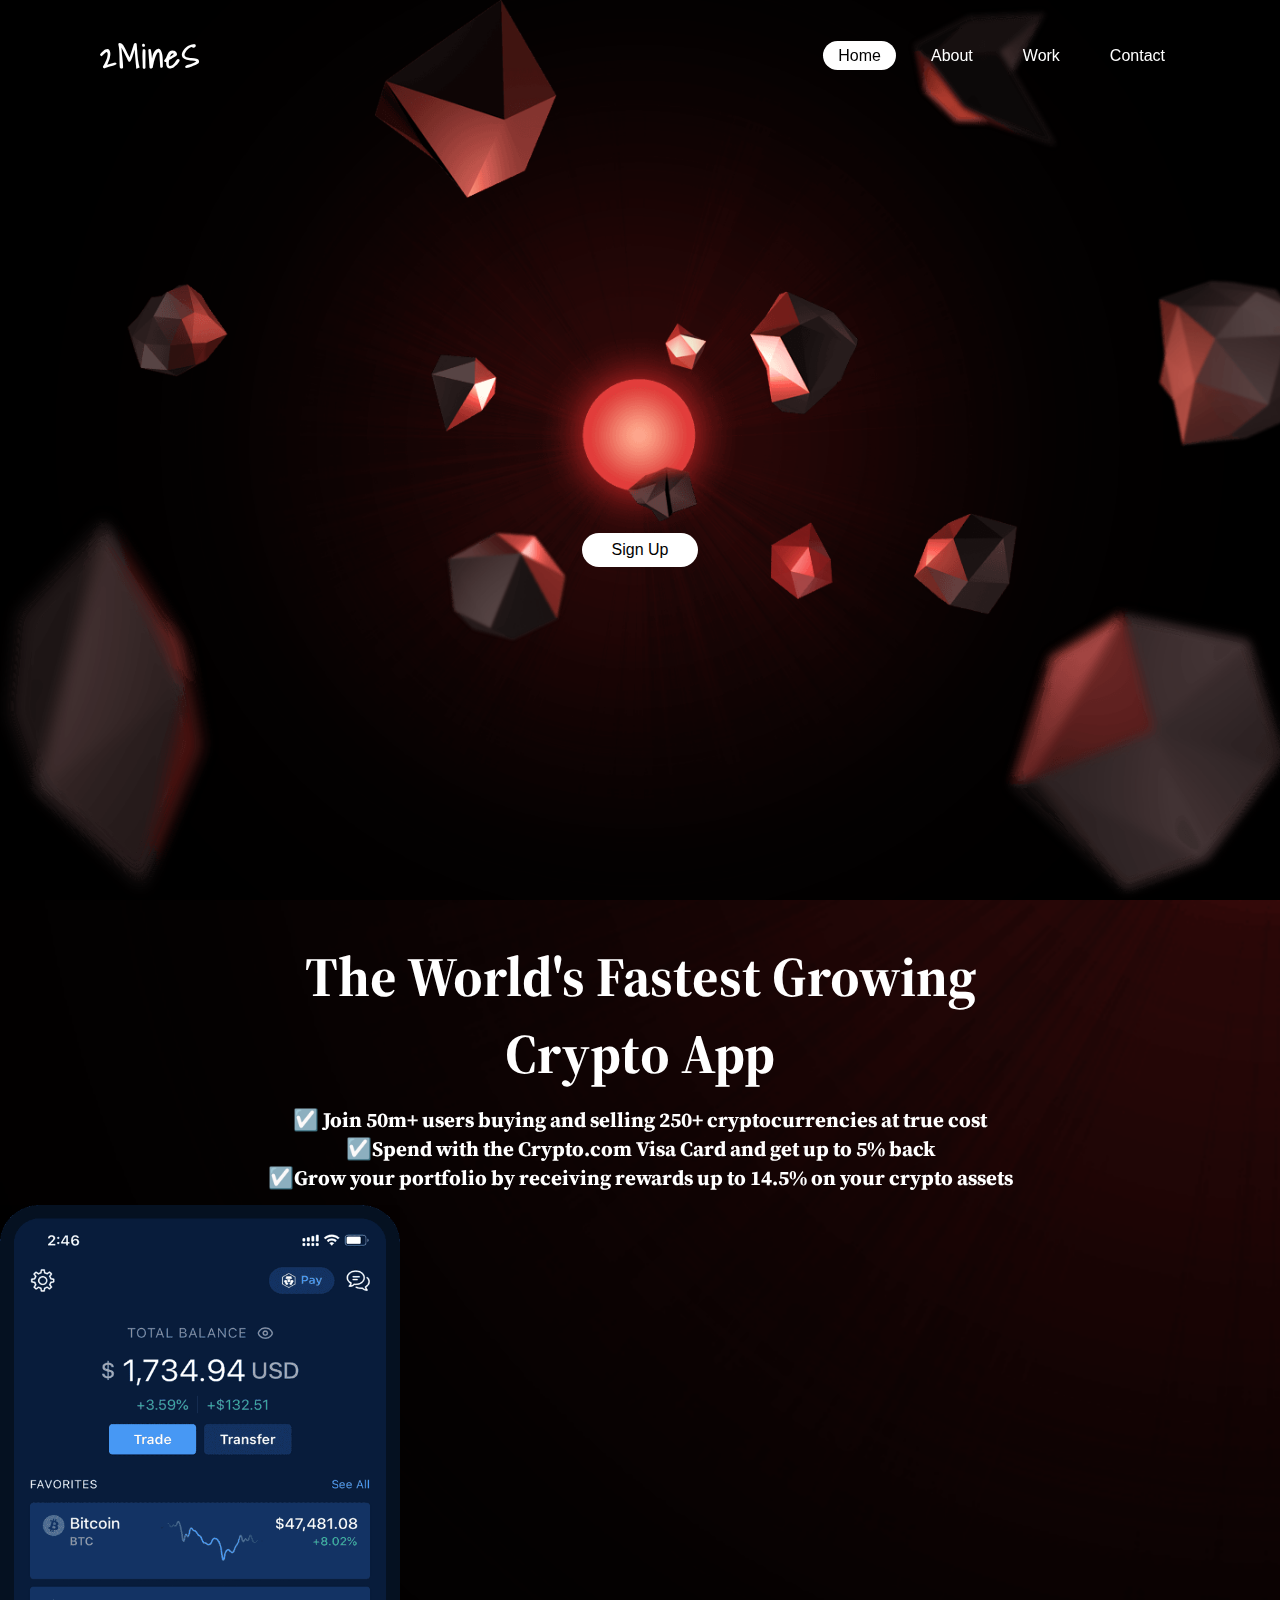
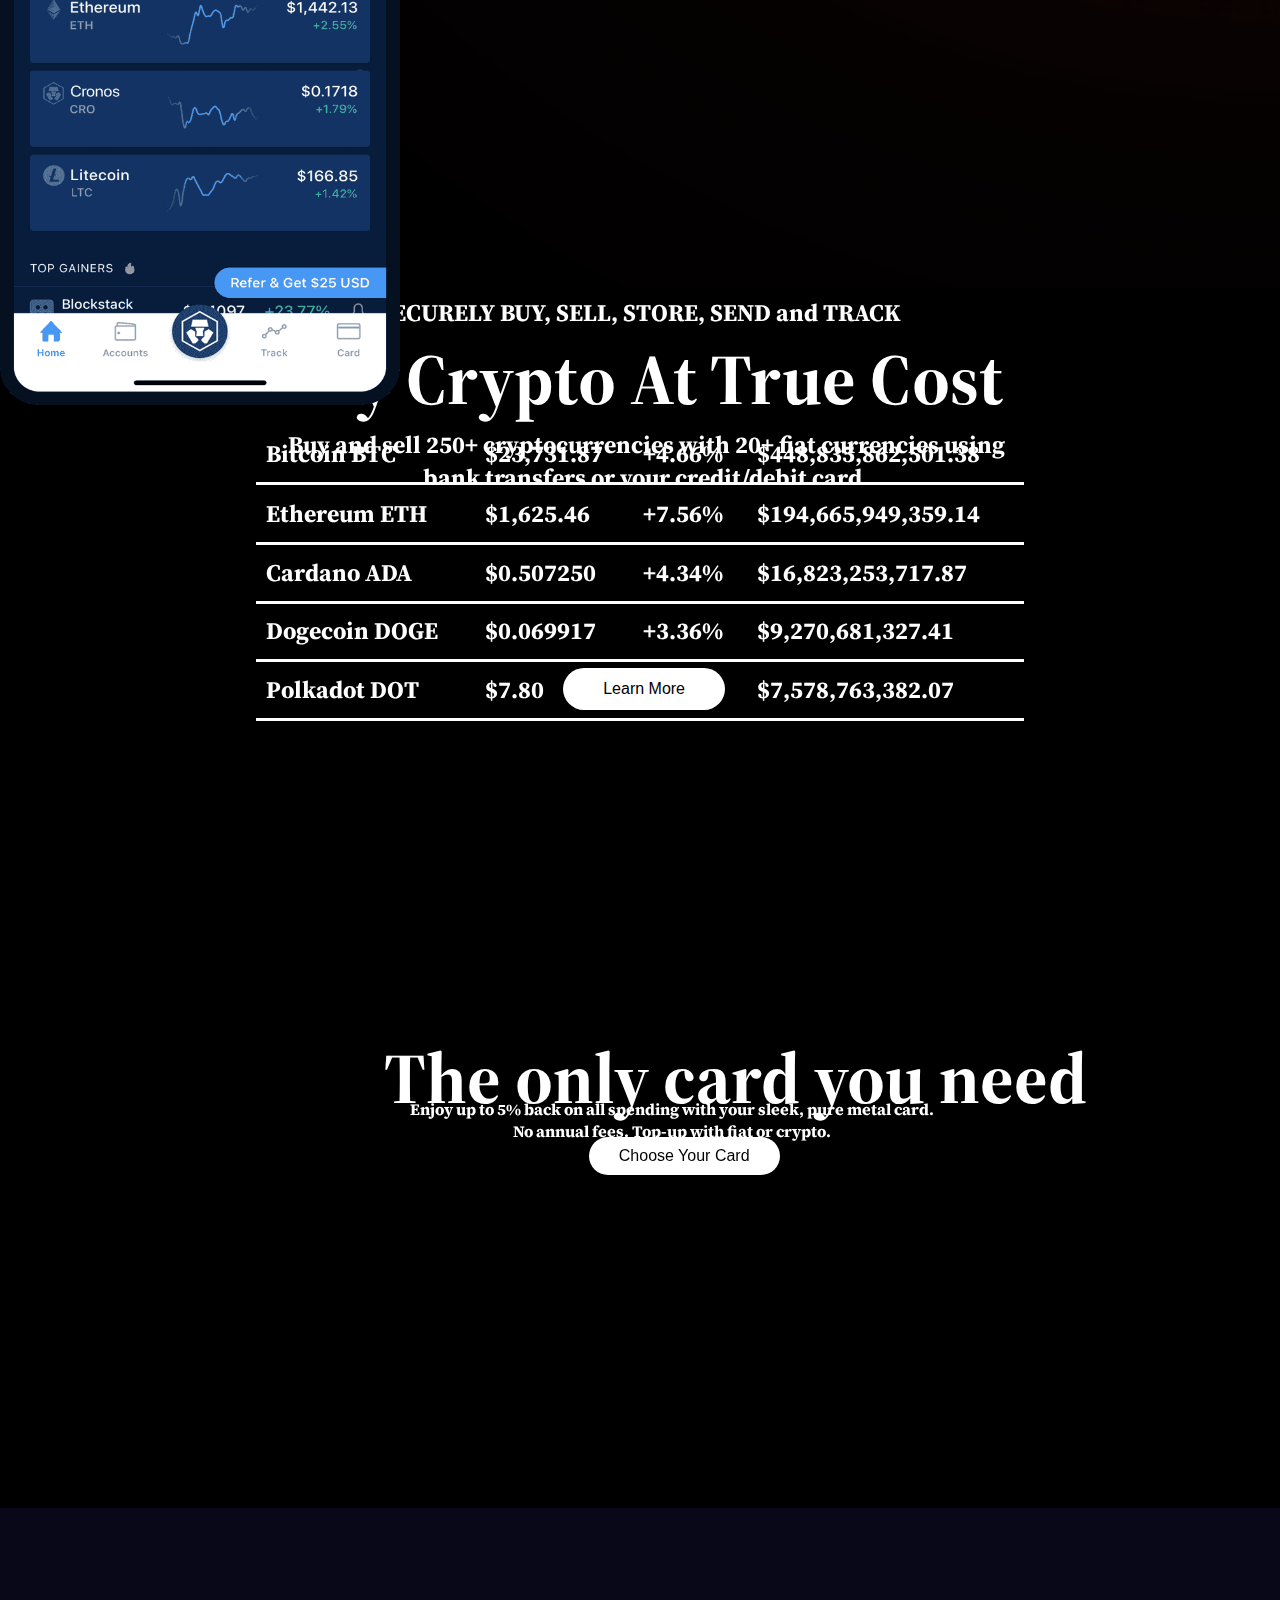
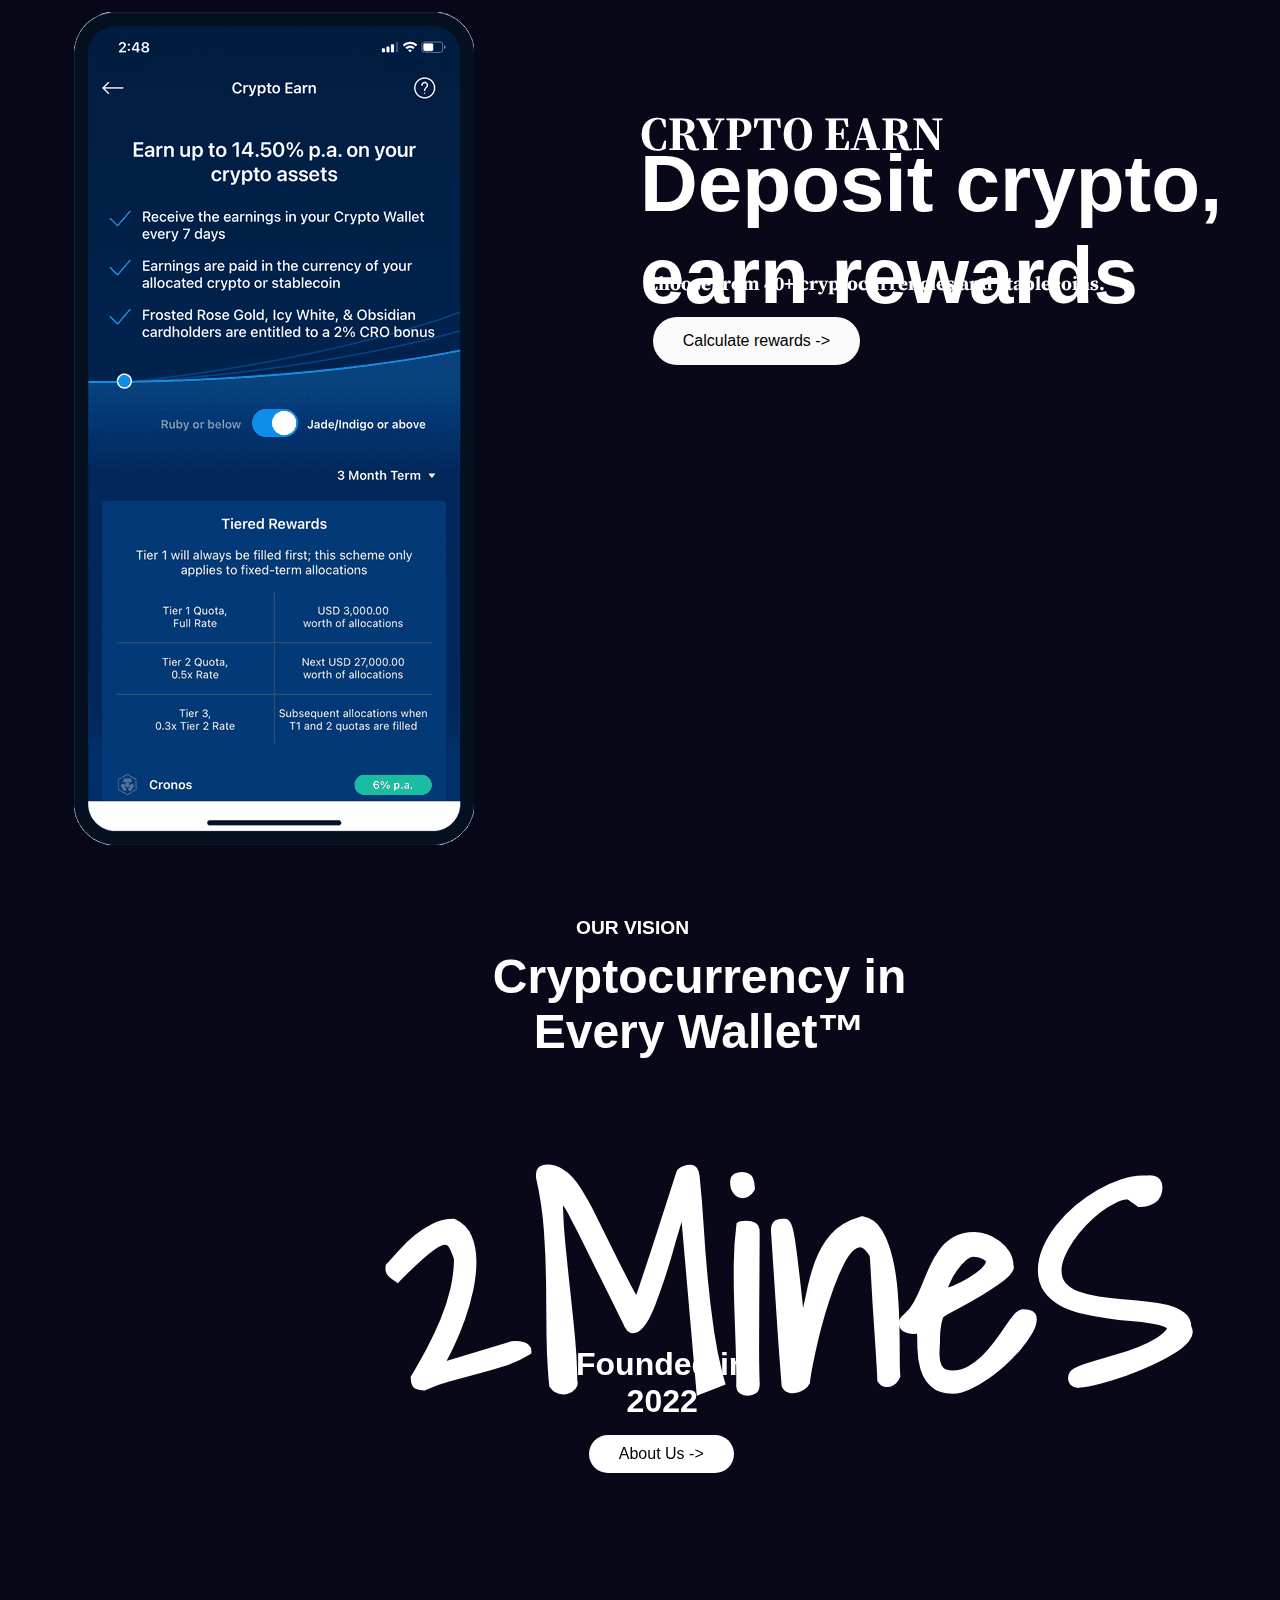
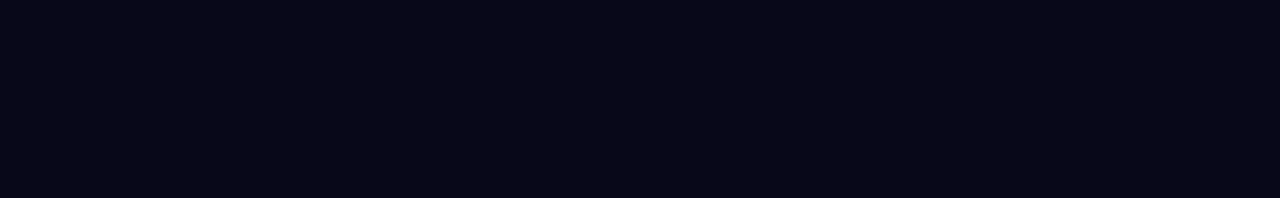
<file: index.html>
<html lang="en">
<head>
 <title>Two Mines</title>
<link rel="preconnect" href="https://fonts.googleapis.com">
<link rel="preconnect" href="https://fonts.gstatic.com" crossorigin>
<link href="https://fonts.googleapis.com/css2?family=Shadows+Into+Light&display=swap" rel="stylesheet">
<link rel="preconnect" href="https://fonts.googleapis.com">
<link rel="preconnect" href="https://fonts.gstatic.com" crossorigin>
<link href="https://fonts.googleapis.com/css2?family=Shadows+Into+Light&family=Source+Serif+Pro:ital,wght@0,200;1,400&display=swap" rel="stylesheet"> 
<link rel="preconnect" href="https://fonts.googleapis.com">
<link rel="preconnect" href="https://fonts.gstatic.com" crossorigin>
<link href="https://fonts.googleapis.com/css2?family=Source+Serif+Pro:ital,wght@0,200;0,600;1,400;1,700&display=swap" rel="stylesheet">
<link rel="stylesheet" href="style.css">
</head>
<body>
    
    <header>
        <div class="main">
        <a href="#" class="logo">2MineS</a>
    </div>
    
        <ul>
            <li><a href="#" class="active">Home</a></li>
            <li><a href="#">About</a></li>
            <li><a href="#">Work</a></li>
            <li><a href=".//contactus.html">Contact</a></li>
            </ul>
    </header>


    <section>
        <img src="images/1.png" id="stars">
        <img src="images/2.png" id="moon">
        <img src="images/3.png" id="mountains_behind">
        <h1 id="text"> 2MineS</h1>
        <a href=".//abt.html" id="btn">Sign Up</a>
        <img src="images/4.png" id="mountains_front">
    </section>



    <div class="sec" id="sec">
        <img src="images/buy-and-sell.webp " id="bcu">
        <h2>The World's Fastest Growing <br>Crypto App</h2>
        <h3>☑️ Join 50m+ users buying and selling 250+ cryptocurrencies at true cost<br>
            ☑️Spend with the Crypto.com Visa Card and get up to 5% back<br>
            ☑️Grow your portfolio by receiving rewards up to 14.5% on your crypto assets</h3> 
        <h4>SECURELY BUY, SELL, STORE, SEND and TRACK</h4>
        <h5>Buy Crypto At True Cost</h5>
        <h6>Buy and sell 250+ cryptocurrencies with 20+ fiat currencies using bank transfers or your credit/debit card.</h6>
    </div>
<div class="gif" id="gif">
    <video autoplay muted loop id="myVideo">
        <source src="images/cards.mp4" type="video/mp4">
      </video>
    <h1>The only card you need</h1>
    <h2>Enjoy up to 5% back on all spending with your sleek, pure metal card.<br>
        No annual fees. Top-up with fiat or crypto.</h2>
        <a href="#" id="btnn">Choose Your Card</a>
</div>
<div class="abt" id="abt">
    <h1>
        Your ambition to grow is what sets you apart.
    </h1>
</div>


    <table id="customers">
        <tr>
          <th>Bitcoin BTC</th>
          <th>$23,731.87</th>
          <th>+4.66%</th>
        <th>$448,835,862,501.38</th>
        </tr>
        <tr>
          <th>Ethereum ETH</th>
          <th>$1,625.46</th>
          <th>+7.56%</th>
          <th>$194,665,949,359.14</th>
        </tr>
        <tr>
        
        </tr>
        <tr>
          <th>Cardano ADA</th>
          <th>$0.507250</th>
          <th>+4.34%</th>
          <th>$16,823,253,717.87</th>
        </tr>
        <tr>
        
        </tr>
        <tr>
          <th>Dogecoin DOGE</th>
          <th>$0.069917</th>
          <th>+3.36%</th>
          <th>$9,270,681,327.41</th>
        </tr>
        <tr>
         
        </tr>
        <tr>
          <th>Polkadot DOT</th>
          <th>$7.80</th>
          <th>+5.64%</th>
          <th>$7,578,763,382.07</th>
        </tr>
        </tr>
      </table>
      
</div>
<div class="last">
    <a href="https://crypto.com/price" id="btnnn">Learn More</a>
</div>


<div class="abouj">
    <img src="images/earn-phone.webp" alt="img">
    <h1>CRYPTO EARN </h1>
    <h2>Deposit crypto,<br>
        earn rewards</h2>
        <h3>Choose from 40+ cryptocurrencies and stablecoins.</h3>
        <a href="#" id="btnn">Calculate rewards -> </a>
  </div>
  <div class="goal">
    <h1>OUR VISION</h1>
    <h2>Cryptocurrency in<br>
        Every Wallet™</h2>
        <h3> 2MineS</h3>
        <h4>Founded in <br> 2022</h4>
        <a href="#" id="btnn">About Us -></a>
  </div>
  

   
    <script>
        let stars = document.getElementById('stars'); 
        let moon = document.getElementById('moon'); 
        let mountains_behind = document.getElementById('mountains_behind'); 
        let text = document.getElementById('text'); 
        let btn = document.getElementById('btn'); 
        let mountains_front = document.getElementById('mountains_front'); 
        let header = document.querySelector('header');
        let bcu = document.getElementById('bcu');
        
        window.addEventListener('scroll',function(){
            let value = window.scrollY;
            stars.style.left = value*0.25 +'px';
            moon.style.top = value*1.05 +'px';
            mountains_behind.style.top = value *0.5 +'px';
            mountains_front.style.top = value *0 +'px';
            text.style.marginRight = value *4 +'px';
            text.style.marginTop = value *1.5 +'px';
            btn.style.marginTop = value *1.5 +'px';
            header.style.top = value  *0.5 +'px'; 
            bcu.style.right= value *0.5+'px';
        })
    </script>
</body>
</html>
</file>
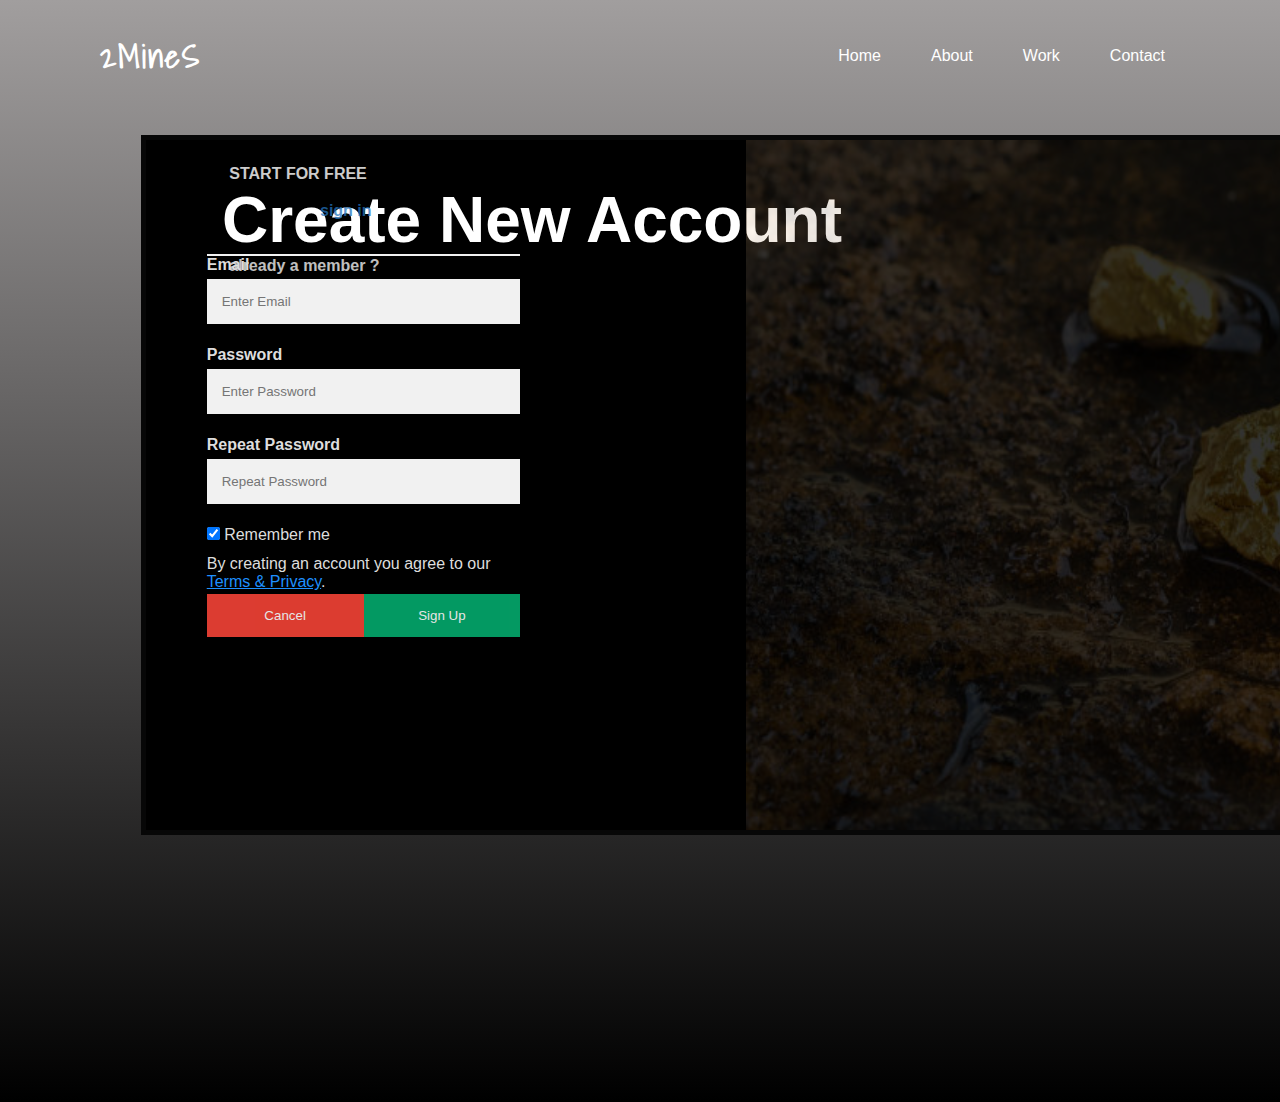
<file: abt.html>
<html lang="en">
<head>
 <title>Two Mines About</title>
<link rel="preconnect" href="https://fonts.googleapis.com">
<link rel="preconnect" href="https://fonts.gstatic.com" crossorigin>
<link href="https://fonts.googleapis.com/css2?family=Shadows+Into+Light&display=swap" rel="stylesheet">
<link rel="preconnect" href="https://fonts.googleapis.com">
<link rel="preconnect" href="https://fonts.gstatic.com" crossorigin>
<link href="https://fonts.googleapis.com/css2?family=Shadows+Into+Light&family=Source+Serif+Pro:ital,wght@0,200;1,400&display=swap" rel="stylesheet"> 
<link rel="preconnect" href="https://fonts.googleapis.com">
<link rel="preconnect" href="https://fonts.gstatic.com" crossorigin>
<link href="https://fonts.googleapis.com/css2?family=Source+Serif+Pro:ital,wght@0,200;0,600;1,400;1,700&display=swap" rel="stylesheet">
<link rel="stylesheet" href="abt.css">
</head>
<body>
    
    <header>
        <div class="main">
        <a href="#" class="logo">2MineS</a>
    </div>
    
        <ul>
            <li><a href=".//twomines.html" >Home</a></li>
            <li><a href="#">About</a></li>
            <li><a href="#">Work</a></li>
            <li><a href="#">Contact</a></li>
            </ul>
    </header>
<div class="abc">
    <h1>START FOR FREE</h1>
    <h2>Create New Account</h2>
    <h3>already a member ?</h3>
    <img src="images/istockphoto-889286538-612x612.jpg" link="photo">
    
</div>
<div class="abcd">
  <h4>sign in</h4>
</div>
<div class="sign">
  <form action="action_page.php" style="width: 27%; #ccc">
    <div class="container">
      
      <hr>
  
      <label for="email"><b>Email</b></label>
      <input type="text" placeholder="Enter Email" name="email" required>
  
      <label for="psw"><b>Password</b></label>
      <input type="password" placeholder="Enter Password" name="psw" required>
  
      <label for="psw-repeat"><b>Repeat Password</b></label>
      <input type="password" placeholder="Repeat Password" name="psw-repeat" required>
  
      <label>
        <input type="checkbox" checked="checked" name="remember" style="margin-bottom:15px"> Remember me
      </label>
  
      <p>By creating an account you agree to our <a href="#" style="color:dodgerblue">Terms & Privacy</a>.</p>
  
      <div class="clearfix">
        <button type="button" class="cancelbtn">Cancel</button>
        <button type="submit" class="signupbtn">Sign Up</button>
      </div>
    </div>
  </form>
</div>


</body>
</html>
</file>
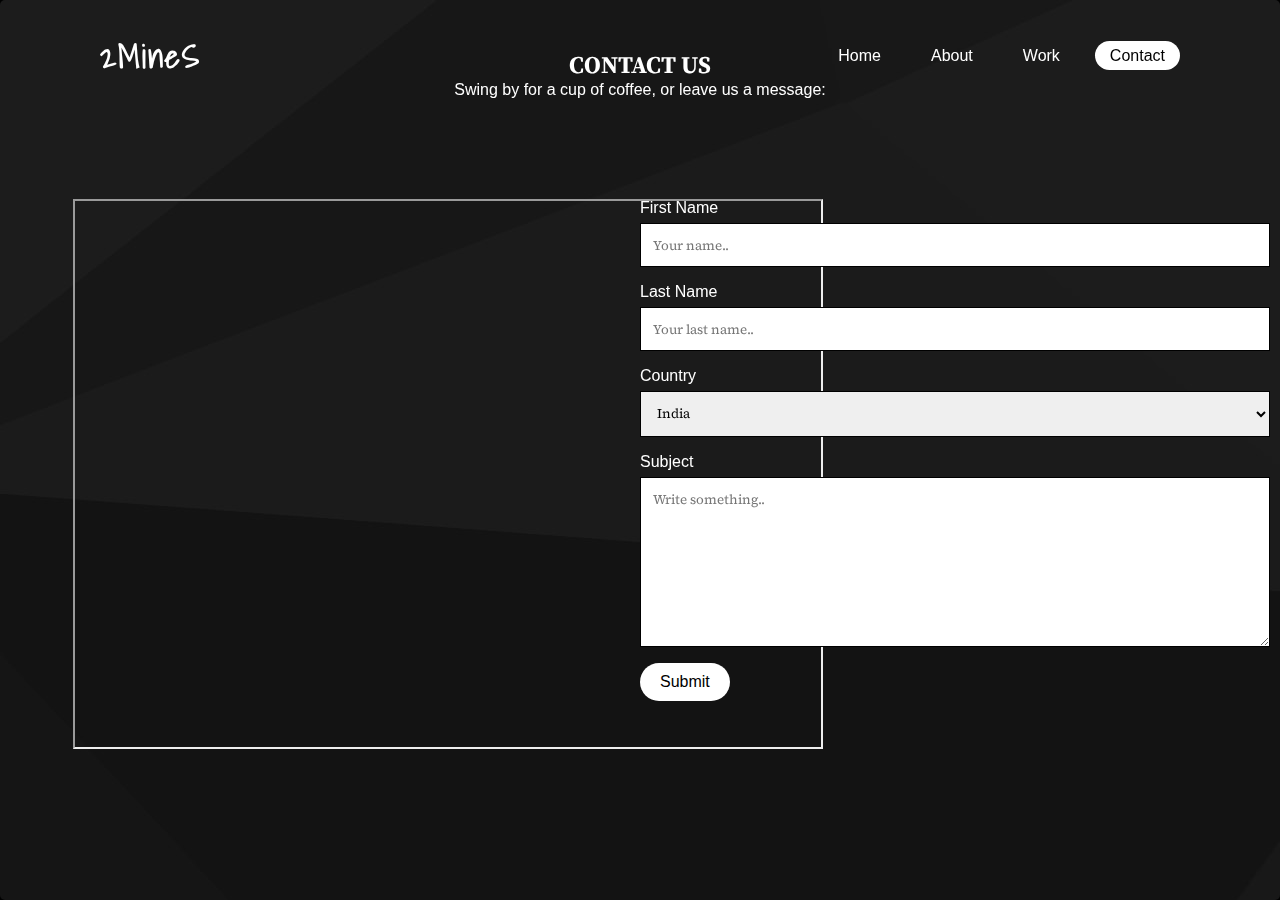
<file: contactus.html>
<html lang="en">
<head>
 <title>Two Mines About</title>
<link rel="preconnect" href="https://fonts.googleapis.com">
<link rel="preconnect" href="https://fonts.gstatic.com" crossorigin>
<link href="https://fonts.googleapis.com/css2?family=Shadows+Into+Light&display=swap" rel="stylesheet">
<link rel="preconnect" href="https://fonts.googleapis.com">
<link rel="preconnect" href="https://fonts.gstatic.com" crossorigin>
<link href="https://fonts.googleapis.com/css2?family=Shadows+Into+Light&family=Source+Serif+Pro:ital,wght@0,200;1,400&display=swap" rel="stylesheet"> 
<link rel="preconnect" href="https://fonts.googleapis.com">
<link rel="preconnect" href="https://fonts.gstatic.com" crossorigin>
<link href="https://fonts.googleapis.com/css2?family=Source+Serif+Pro:ital,wght@0,200;0,600;1,400;1,700&display=swap" rel="stylesheet">
<link rel="stylesheet" href="about.css">
</head>
<body>
    
    <header>
        <div class="main">
        <a href="#" class="logo">2MineS</a>
    </div>
    
        <ul>
            <li><a href=".//twomines.html" >Home</a></li>
            <li><a href="#">About</a></li>
            <li><a href="#">Work</a></li>
            <li><a href="#"class="active">Contact</a></li>
            </ul>
    </header>



        <div class="container">
            <div style="text-align:center">
              <h2>CONTACT US</h2>
              <div class="containe">
                <p>Swing by for a cup of coffee, or leave us a message:</p>
              </div>
            </div>
            <div class="row">
              <div class="column">
                <iframe src="https://www.google.com/maps/embed?pb=!1m18!1m12!1m3!1d3670.536502100028!2d76.84910721450798!3d23.077448320066953!2m3!1f0!2f0!3f0!3m2!1i1024!2i768!4f13.1!3m3!1m2!1s0x397ce9ceaaaaaaab%3A0xa224b6b82b421f83!2sVellore%20Institute%20of%20Technology%20-%20VIT%20Bhopal!5e0!3m2!1sen!2sin!4v1658161509327!5m2!1sen!2sin" width="900" height="700" style="border:;" allowfullscreen="" loading="lazy" referrerpolicy="no-referrer-when-downgrade"></iframe>
              </div>
              <div class="column">
                <form action="/action_page.php">
                  <label for="fname">First Name</label>
                  <input type="text" id="fname" name="firstname" placeholder="Your name..">
                  <label for="lname">Last Name</label>
                  <input type="text" id="lname" name="lastname" placeholder="Your last name..">
                  <label for="country">Country</label>
                  <select id="country" name="country">
                    <option value="australia">India</option>
                    <option value="canada">Canada</option>
                    <option value="usa">USA</option>
                    <option value="usa">China</option>
                    <option value="usa">australia</option>
                    <option value="usa">Japan</option>
                    <option value="usa">South Korea</option>
                    <option value="usa">Taiwan</option>
                    <option value="usa">Russia</option>
                    <option value="usa">Pakistan</option>
                    <option value="usa">Sri Lanka</option>
                    <option value="usa">Bhutan</option>
                    <option value="usa">Myanmar</option>
                    <option value="usa">France</option>
                    <option value="usa">Italy</option>
                    <option value="usa">Vietnam</option>
                    <option value="usa">Britain</option>
                    <option value="usa">Ukraine</option>
                    <option value="usa">Iran</option>
                    <option value="usa">Afganisthan</option>
                    <option value="usa">Taiwan</option>
                    <option value="usa">Britain</option>
                    

                  </select>
                  <label for="subject">Subject</label>
                  <textarea id="subject" name="subject" placeholder="Write something.." style="height:170px"></textarea>
                  <div class="submit">
                    <a href="#" id="btn">Submit</a>
                  </div>
                </form>
              </div>
            </div>
          </div>
      


</body>
</html>
</file>
<file: style.css>
*{
margin: 0; 
padding: 0;
box-sizing: border-box ;
font-family: 'Poppins', sans-serif;
scroll-behavior:smooth;
}

body{
    min-height: 100vh  ;
    overflow-x: hidden;
    background: linear-gradient(#000000,	#000000);
}
header{
position: absolute;
top: 0; 
Left: 0;
width: 100%; 
padding: 30px 100px; 
display: flex; 
justify-content: space-between; 
align-items: center;
align-items: center;
z-index: 10000;
font-family: 'Poppins', sans-serif;

}

header .logo{
font-family:Shadows Into Light;
color: #fff; 
font-weight: 700; 
text-decoration: none; 
font-size: 2em;
letter-spacing: 2px;
}
header ul{
    display: flex;
    justify-content: center;
    align-items: center;
}
header ul li{
    list-style: none;
    margin-left: 20px;
}
header ul li a{
    text-decoration: none;
    padding: 6px 15px;
    color: #fff;
    border-radius: 20px;
}
header ul li a:hover,
header ul li a.active{
    background-color: #fff;
    color: #000;
}
section{
    position: relative;
    width: 100%;
    height: 100vh;
    padding: 100px;
    display: flex;
    justify-content: center;
    align-items: center;
    overflow: hidden;
    background-color: ;
    
}
section::before{
    content: '';
    position:absolute ;
    bottom: 100%;
    height: 100%;
    background: linear-gradient(to top,#000000,#fff);
}
section img{
    position: absolute;
    top: 0;
    left: 0;
    width: 100%;
    height: 100%;
    object-fit: cover;
    pointer-events: none;
}
section img#moon{
    mix-blend-mode: screen;
}
section img#mountains_front{
    z-index: 10;
}
#text{
    position: absolute;
    right: -350px;
    color: #ffff;;
    white-space: nowrap;
    font-size: 8.5vw;
    z-index: 9;
    font-family: Shadows Into Light;
    
}

#btn{
    text-decoration: none;
    display: inline-block;
    padding: 8px 30px;
    border-radius: 40px;
    background: #fff;
    color: black;
    font: size 1.5em; 
    z-index:9;
    transform: translateY(100px);
    
}
.sec{
    position:absolute;
    background-image: url("images/rv.png");
    
    width: 100%;
    background-size: cover;
  
    
}

.sec h2{
    font-size: 3.5em;
    margin-top: 3%;
    text-align: center;
    color: #ffffff;
    font-family: 'Source Serif Pro', serif;
   
}
.sec h3{
font-size: 1.3em;
    margin-top: 1%;
    left: 30%;
    color: #fff;
    font-family:'Poppins', sans-serif;
    text-align: center;
    font-family: 'Source Serif Pro', serif;
    
}

.sec img{
    top: 27%;
    bottom:50%;
    position: absolute;
    width: 400px;
    height: 800px;
    display: flex;
   
    
}
.sec h4{
    text-align: center;
    font-size: 1.5em;
    margin-top:55%;
    color: #fff;
    right: 35%;
    left: 28%;
    font-family: 'Source Serif Pro', serif;
 
}
.sec h5{
    color: #fff;
    text-align: center;
    font-size: 4.5em;
    right: 25%;
    left: 30%;
    font-family: 'Source Serif Pro', serif;

}
.sec h6{
    position: absolute;
    color: #fff;
    text-align: center;
    font-size: 1.5em;
    right: 21%;
    left: 22%;
    font-family: 'Source Serif Pro', serif;
}
.gif video{
    margin-top:116%;
    width: 100%;
    height: 50%
    background-repeat: no-repeat;
    position: absolute;
    opacity: 50%;
}
.gif h1{
    color: white;
    text-align:center;
    font-size: 4.5em;
    left: 30%;
    margin-top:135%;
    position:absolute; 
    font-family: 'Source Serif Pro', serif;
}
.gif h2{
    color: white;
    text-align: center;
    font-size: 1em;
    right: 27%;
    left: 32%;
    margin-top: 140.5%;
    position:absolute; 
    font-family: 'Source Serif Pro', serif;
}
.gif #btnn{
    text-decoration: none;
    display: inline-block;
    padding: 10px 30px;
    border-radius: 80px;
     background: #fff;
    color: black;
    font: size 1.5em; 
    margin-top: 143.5%;
    left: 46%;
    position:absolute; 
}
#customers {
    font-family: Arial, Helvetica, sans-serif;
    border-collapse: collapse;
    width: 60%;
    left: 20%;
    margin-top: 85%;
    position: absolute;
    font-size: 1.5em;
    color: #fff;
    font-family: 'Source Serif Pro', serif;
  }
  
  #customers td, #customers th {
    border-bottom: 3px solid rgb(255, 255, 255);
    padding: 10px;
    font-family: 'Source Serif Pro', serif;
  }
  
  #customers tr:nth-child(even){background-color: #000000;}
  
  #customers tr:hover {background-color: rgb(77, 69, 69);}
  
  #customers th {
    padding-top: 12px;
    padding-bottom: 12px;
    text-align: left;
    color: white;
  }
  .last #btnnn{
    text-decoration: none;
    display: inline-block;
    padding: 12px 40px;
    border-radius: 80px;
     background: #fff;
    color: rgb(0, 0, 0);
    font size :3em; 
    margin-top: 104%;
    left: 44%;
    position:absolute; 
}
.abouj{
    margin-top: 169.6%;
    text-align: center; 
    background-color: #080819;
    height: 110%;
   

}

.abouj img{
  margin-top: 08%;
  position: absolute;
 right :63%
  
}

.abouj h1{
  margin-top: 15%;
    color:#ffffff;
    font-size: 3em;
    font-family:'Source Serif Pro', serif;
    position: absolute;
    left: 50%;
   }
   .abouj h2{
    margin-top: 18%;
    font-size: 1.3em;
    color:#ffffff;
    position: absolute;
    left: 50%;
    text-align: left;
    font-size: 5em;
    font-family: Arial, Helvetica, sans-serif;
   }
   .abouj h3{
      margin-top: 28.3%;
        color:#ffffff;
        font-size: 1.2em;
        font-family: 'Source Serif Pro', serif;
        position: absolute;
        left: 50.5%;
  
   }

   .abouj  #btnn {
    text-decoration: none;
    display: inline-block;
    padding: 15px 30px;
    border-radius: 80px;
     background: rgb(250, 250, 250);
    color: rgb(0, 0, 0);
    font: size 1.5em; 
    margin-top: 32%;
    left: 51%;
    position:absolute; 
   }
   .goal{
    background-color: #080819;
    width: 100%;
    height: 100%;
   }
   .goal h1{
    text-align: center;
    position: absolute;
    margin-top: 1.5%;
    left: 45%;
    color: #ffffff;
    font-size: 1.2em;
   }
   .goal h2{
    text-align: center;
    position: absolute;
    margin-top: 4%;
    left: 38.5%;
    color: #ffffff;
    font-size: 3em;
   }
   .goal h3{
    text-align: center;
    position: absolute;
    margin-top: 12%;
    left: 30%;
    color: #ffffff;
    font-family:Shadows Into Light;
    font-size: 18em;
    animation-duration: 3s;
    animation-name:fade-bottom;
    


   }
   .goal h4{
    text-align: center;
    font-size: 2em;;
    left: 45%;
    color: #ffffff;
    margin-top: 35%;
    position: absolute;
   }
   .goal  #btnn {
    text-decoration: none;
    display: inline-block;
    padding: 10px 30px;
    border-radius: 80px;
     background: rgb(255, 255, 255);
    color: rgb(0, 0, 0);
    font: size 1.5em; 
    margin-top: 42%;
    left: 46%;
    position:absolute; 

      html {
        box-sizing: border-box;
      }
      
      *, *:before, *:after {
        box-sizing: inherit;
      }
      
      .column {
        float: left;
        width: 25%;
        margin-bottom: 16px;
        padding: 0 8px;
      }

      .card {
        box-shadow: 0 4px 8px 0 rgb(255, 254, 254);
        margin: 8px;
      }
      .column h2{
        text-align: center;
        margin-top: 3%;
        color:white;
        font-family: 'Source Serif Pro', serif;
      }
      
      .about-section {
        padding: 50px;
        text-align: center;
        background-color: #474e5d;
        color: white;
      }
      
      .container {
        padding: 0 16px;
      }
      
      .container::after, .row::after {
        content: "";
        clear: both;
        display: table;
      }
      
      .title {
        color: rgb(255, 255, 255);
      }
      
      .button {
        text-decoration: none;
        display: inline-block;
        padding: 10px 30px;
        border-radius: 80px;
        background: #fff;
        color: black;
        font: size 1.5em; 
        position:relative; 
        margin-top: 1%;
        
        
      }
      .column p{
        color: #fff;
        text-align: center;
        
      }
      
      .button:hover {
        background-color: rgb(34, 33, 36);
      }
      
      @media screen and (max-width: 650px) {
        .column {
          width: 100%;
          display: block;
        }
      }
      .abtcl {
      background-image: linear-gradient(#09121b,#000000);
      width: 100%;
      color: white;
       
    
      }

      .column img{
        text-align: center;
        position: relative;
        left: 25%;
      }
      
    .reveal {
      position: relative;
      opacity: 0;
    }
    .reveal.active {
      opacity: 1;
    }
    .active.fade-bottom {
      animation: fade-bottom 1s ease-in;
    }
    .active.fade-left {
      animation: fade-left 1s ease-in;
    }
    .active.fade-right {
      animation: fade-right 1s ease-in;
    }
    @keyframes fade-bottom {
      0% {
        transform: translateY(50px);
        opacity: 0;
      }
      100% {
        transform: translateY(0);
        opacity: 1;
      }
    }
    @keyframes fade-left {
      0% {
        transform: translateX(-100px);
        opacity: 0;
      }
      100% {
        transform: translateX(0);
        opacity: 1;
      }
    }
    @keyframes fade-right {
      0% {
        transform: translateX(100px);
        opacity: 0;
      }
      100% {
        transform: translateX(0);
        opacity: 1;
      }
    }
</file>
<file: abt.css>
*{
    margin: 0; 
    padding: 0;
    box-sizing: border-box ;
    font-family: 'Poppins', sans-serif;
    scroll-behavior:smooth;
    outline: none;
    }
    
    body{
        min-height: 100vh  ;
        overflow-x: hidden;
        background: linear-gradient(#a19e9e,	#000000);
    }
    header{
    position: absolute;
    top: 0; 
    Left: 0;
    width: 100%; 
    padding: 30px 100px; 
    display: flex; 
    justify-content: space-between; 
    align-items: center;
    align-items: center;
    z-index: 10000;
    }
    
    header .logo{
    font-family:Shadows Into Light;
    color: #fff; 
    font-weight: 700; 
    text-decoration: none; 
    font-size: 2em;
    letter-spacing: 2px;
    }
    header ul{
        display: flex;
        justify-content: center;
        align-items: center;
    }
    header ul li{
        list-style: none;
        margin-left: 20px;
    }
    header ul li a{
        text-decoration: none;
        padding: 6px 15px;
        color: #fff;
        border-radius: 20px;
    }
    header ul li a:hover,
    header ul li a.active{
        background-color: #fff;
        color: #000;
    }
    * {
        box-sizing: border-box;
      }
      .abc {
        top: 15%;
        width: 1500px;
        height:700px;
        padding: 10px;
        border: 5px solid rgb(7, 7, 7);
        margin: 0;
        position:absolute;
        left:11%;
        background-color: #000000;
        
      }
      .abc h1{
        font-family: 'Poppins', sans-serif;
         margin-left:5%;
        margin-top: 1%;
        color:white;
        font-size: 1em;
        opacity: 80%;

      }
      .abc h2{
        font-family:'Poppins', sans-serif;
        margin-left: 4.5%;
        color: #fff;
        font-size: 4em;
        opacity: 100%;

      }
      .abc h3{
        font-family:'Poppins', sans-serif;
        margin-left: 5%;
        margin-top:0% ;
        color: #fff;
        font-size: 1em;
        opacity: 75%;
       }
       .abc img{
        opacity: 20%;
        margin-left: 39.6%;
        width: 60%;
        height: 100%;
        position:absolute;
       top: 0%;

       }
       .abcd h4{
        font-family:'Poppins', sans-serif;
       margin-left: 25%;
        margin-top: 15.80%;
        color: rgb(35, 115, 190);
        font-size: 1em;
        opacity: 75%;
       }
       .sign {
        position: relative;
        left: 14.9%;
        color: #ddd;
        top: 2%;
       }
      
        {box-sizing: border-box}

        /* Full-width input fields */
          input[type=text], input[type=password] {
          width: 100%;
          padding: 15px;
          margin: 5px 0 22px 0;
          display: inline-block;
          border: none;
          background: #f1f1f1;
          position: relative;
        }
        
        input[type=text]:focus, input[type=password]:focus {
          background-color: #ddd;
          outline: none;
        }
        
        hr {
          border: 1px solid #f1f1f1;
          width: 100%;
          position: relative;
        }
        
        /* Set a style for all buttons */
        button {
          background-color: #04AA6D;
          color: white;
          padding: 14px 20px;
          margin-top: 1%;
          border: none;
          cursor: pointer;
          width: 50%;
          opacity: 0.9;
          position: relative;
        }
        
        button:hover {
          opacity:1;
        }
        
        /* Extra styles for the cancel button */
        .cancelbtn {
          padding: 14px 20px;
          background-color: #f44336;
        }
        
        /* Float cancel and signup buttons and add an equal width */
        .cancelbtn, .signupbtn {
          float: left;
          width: 50%;
        }
        
        /* Add padding to container elements */
        .container {
          padding: 16px;
        }
        
        /* Clear floats */
        .clearfix::after {
          content: "";
          clear: both;
          display: table;
        }
        
        /* Change styles for cancel button and signup button on extra small screens */
        @media screen and (max-width: 50px) {
          .cancelbtn, .signupbtn {
            width: 50%;
          }
        }
</file>
<file: about.css>
*{
    margin: 0; 
    padding: 0;
    box-sizing: border-box ;
    font-family: 'Poppins', sans-serif;
    scroll-behavior:smooth;
    }
    
    body{
        min-height: 100vh  ;
        overflow-x: hidden;
        background: linear-gradient(#000000,	#000000);
    }
    header{
    position: absolute;
    top: 0; 
    Left: 0;
    width: 100%; 
    padding: 30px 100px; 
    display: flex; 
    justify-content: space-between; 
    align-items: center;
    align-items: center;
    z-index: 10000;
    }
    
    header .logo{
    font-family:Shadows Into Light;
    color: #fff; 
    font-weight: 700; 
    text-decoration: none; 
    font-size: 2em;
    letter-spacing: 2px;
    }
    header ul{
        display: flex;
        justify-content: center;
        align-items: center;
    }
    header ul li{
        list-style: none;
        margin-left: 20px;
    }
    header ul li a{
        text-decoration: none;
        padding: 6px 15px;
        color: #fff;
        border-radius: 20px;
    }
    header ul li a:hover,
    header ul li a.active{
        background-color: #fff;
        color: #000;
    }
    * {
        box-sizing: border-box;
      }
      
      /* Style inputs */
      input[type=text], select, textarea {
        width: 100%;
        padding: 12px;
        border: 1px solid rgb(0, 0, 0);
        margin-top: 6px;
        margin-bottom: 16px;
        resize: vertical;
        font-family: 'Source Serif Pro', serif;
      }
      
      input[type=submit] {
        background-color: #aa0404;
        color: rgb(255, 255, 255);
        padding: 12px 20px;
        border: none;
        cursor: pointer;
      }
      
      input[type=submit]:hover {
        background-color: #45a049;
      }
      
      /* Style the container/contact section */
      .container {
        border-radius: 5px;
        background-image:url("images/BG\ 1.jpg");
        width: 100%;
        height: 100%;
        padding: 10px;
        color: #fff;
        font-family: 'Source Serif Pro', serif;
      }
      .container h2{
        margin-top: 3%;
        font-family: 'Source Serif Pro', serif;
      }
      
      /* Create two columns that float next to eachother */
      .column {
        float: left;
        width: 50%;
        margin-top: 100px;
        color: #fff;
      }
      
      
      /* Clear floats after the columns */
      .row:after {
        content: "";
        display: table;
        clear: both;
      }
      
      /* Responsive layout - when the screen is less than 600px wide, make the two columns stack on top of each other instead of next to each other */
      @media screen and (max-width: 600px) {
        .column, input[type=submit] {
          width: 100%;
          margin-top: 0;
        }
      }
   iframe{
    
    width: 750px;
    height: 550px;
    margin-top: 0px;
    margin-left: 10%;
  
   }
   .submit #btn{
    text-decoration: none;
    display: inline-block;
    padding: 10px 20px;
    border-radius: 80px;
    background: #fff;
    color: rgb(0, 0, 0);
    font size :2em; 
    left: 50%;
    position:absolute; 
}
</file>
